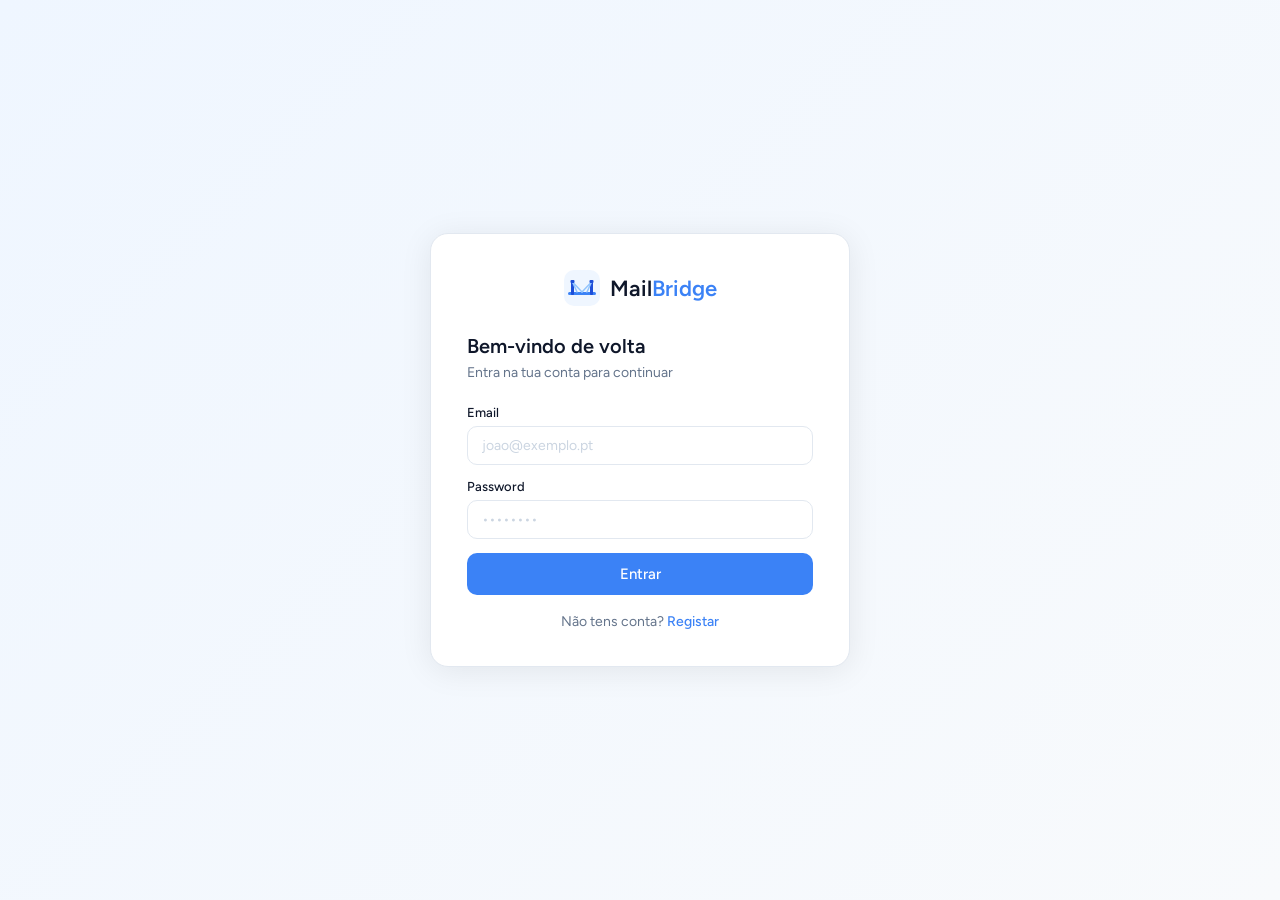
<file: src/main/resources/static/history.html>
<!DOCTYPE html>
<html lang="pt">
<head>
<meta charset="UTF-8">
<meta name="viewport" content="width=device-width, initial-scale=1.0">
<title>Historico - MailBridge</title>
<link rel="stylesheet" href="style.css">
<style>
  .filters{display:flex;gap:8px;margin-bottom:20px;flex-wrap:wrap}
  .filter-btn{padding:6px 16px;border-radius:100px;font-size:12px;font-weight:500;cursor:pointer;border:1.5px solid var(--border);background:var(--white);color:var(--muted);transition:all .15s;font-family:Figtree,sans-serif}
  .filter-btn:hover{border-color:var(--blue-mid);color:var(--blue)}
  .filter-btn.active{background:var(--blue-light);color:var(--blue-dark);border-color:var(--blue-mid)}
  .summary-bar{display:grid;grid-template-columns:repeat(4,1fr);gap:12px;margin-bottom:24px}
  .summary-item{background:var(--white);border:1px solid var(--border);border-radius:12px;padding:14px 18px;box-shadow:var(--shadow)}
  .summary-label{font-size:11px;font-weight:500;color:var(--muted);text-transform:uppercase;letter-spacing:.5px;margin-bottom:4px}
  .summary-val{font-size:22px;font-weight:600;color:var(--text)}
  .summary-val.green{color:var(--green)}
  .summary-val.red{color:var(--red)}
  .d-item{background:var(--white);border:1px solid var(--border);border-radius:12px;padding:20px 24px;box-shadow:var(--shadow);margin-bottom:8px;animation:fadeIn .2s ease;transition:border-color .15s}
  .d-item.running{border-color:var(--blue-mid)}
  .d-item.done{border-color:#bbf7d0}
  .d-item.error{border-color:#fecaca}
  .d-top{display:flex;align-items:center;justify-content:space-between;margin-bottom:14px}
  .d-left{display:flex;align-items:center;gap:12px}
  .d-icon{width:38px;height:38px;border-radius:10px;display:flex;align-items:center;justify-content:center;flex-shrink:0}
  .d-icon svg{width:18px;height:18px;fill:none;stroke-width:1.8;stroke-linecap:round;stroke-linejoin:round}
  .d-icon.pending{background:#fefce8} .d-icon.pending svg{stroke:var(--orange)}
  .d-icon.running{background:var(--blue-light)} .d-icon.running svg{stroke:var(--blue)}
  .d-icon.done{background:#f0fdf4} .d-icon.done svg{stroke:var(--green)}
  .d-icon.error{background:#fef2f2} .d-icon.error svg{stroke:var(--red)}
  .d-name{font-size:15px;font-weight:600}
  .d-meta{font-size:12px;color:var(--muted);font-family:JetBrains Mono,monospace;margin-top:2px}
  .d-pct{font-size:12px;font-weight:600}
  .d-pct.high{color:var(--green)} .d-pct.mid{color:var(--orange)} .d-pct.low{color:var(--red)}
  .no-results{text-align:center;padding:48px;color:var(--muted);font-size:14px;border:1.5px dashed var(--border);border-radius:var(--radius)}
  .error-log{background:#fef2f2;border:1px solid #fecaca;border-radius:8px;padding:10px 14px;margin-bottom:6px;font-size:13px}
  .error-log-email{font-weight:500;margin-bottom:3px}
  .error-log-msg{color:#991b1b;margin-bottom:3px}
  .error-log-fix{color:var(--muted)}
  .error-log-detail{font-family:monospace;font-size:11px;color:var(--muted);margin-top:4px;word-break:break-all}
</style>
</head>
<body>
<script src="auth.js"></script>
<script>requireAuth();</script>
<div class="page-header">
  <div><div class="page-title">Historico de <span>Envios</span></div></div>
  <a href="send.html" class="btn btn-primary" style="font-size:13px;padding:8px 18px">+ Novo envio</a>
</div>
<main>
  <div class="summary-bar" id="summary-bar" style="display:none">
    <div class="summary-item"><div class="summary-label">Total de envios</div><div class="summary-val" id="sum-total">0</div></div>
    <div class="summary-item"><div class="summary-label">Emails processados</div><div class="summary-val" id="sum-processed">0</div></div>
    <div class="summary-item"><div class="summary-label">Enviados com sucesso</div><div class="summary-val green" id="sum-sent">0</div></div>
    <div class="summary-item"><div class="summary-label">Falhados</div><div class="summary-val red" id="sum-failed">0</div></div>
  </div>
  <div class="filters">
    <button class="filter-btn active" onclick="filter('all', this)">Todos</button>
    <button class="filter-btn" onclick="filter('running', this)">A enviar</button>
    <button class="filter-btn" onclick="filter('done', this)">Concluidos</button>
    <button class="filter-btn" onclick="filter('error', this)">Com erros</button>
  </div>
  <div id="list"></div>
</main>
<script src="nav.js"></script>
<script>
  renderNav("history");
  let allDeliveries = [], currentFilter = "all", pollInterval = null;

  const ERROR_INFO = {
    AuthenticationFailed: {
      msg: "Credenciais Gmail incorrectas ou App Password invalida.",
      fix: "Abre o db.properties e verifica mail.from e mail.password. Usa App Password gerada em myaccount.google.com."
    },
    InvalidAddress: {
      msg: "Email invalido ou destinatario nao existe.",
      fix: "Verifica se o endereco de email esta correcto na lista."
    },
    Timeout: {
      msg: "Ligacao ao servidor demorou demasiado.",
      fix: "Verifica a tua ligacao a internet."
    },
    ConnectionRefused: {
      msg: "Nao foi possivel ligar ao servidor SMTP.",
      fix: "Em modo teste verifica se o Mailpit esta a correr (mailpit.exe)."
    },
    RateLimitExceeded: {
      msg: "Limite diario de envios do Gmail atingido.",
      fix: "O Gmail permite ~500 emails por dia. Aguarda 24h antes de enviar novamente."
    },
    UnknownError: {
      msg: "Erro desconhecido durante o envio.",
      fix: "Consulta o ficheiro logs/mailbridge.log para mais detalhes tecnicos."
    }
  };

  function statusLabel(s) {
    return {pending:"A aguardar",running:"A enviar",done:"Concluido",error:"Com erros"}[s]||s;
  }

  function iconSvg(s) {
    if(s==="done")    return "<svg viewBox='0 0 24 24'><polyline points='20 6 9 17 4 12'/></svg>";
    if(s==="running") return "<svg viewBox='0 0 24 24'><line x1='22' y1='2' x2='11' y2='13'/><polygon points='22 2 15 22 11 13 2 9 22 2'/></svg>";
    if(s==="error")   return "<svg viewBox='0 0 24 24'><circle cx='12' cy='12' r='10'/><line x1='12' y1='8' x2='12' y2='12'/><line x1='12' y1='16' x2='12.01' y2='16'/></svg>";
    return "<svg viewBox='0 0 24 24'><circle cx='12' cy='12' r='10'/><polyline points='12 6 12 12 16 14'/></svg>";
  }

  function pctClass(p) { return p>=90?"high":p>=60?"mid":"low"; }

  function renderDelivery(d) {
    const total=d.totalContacts||0, processed=(d.sent||0)+(d.failed||0);
    const pct=total>0?Math.round((processed/total)*100):0;
    const spct=processed>0?Math.round(((d.sent||0)/processed)*100):0;
    const date=(d.createdAt||"").replace("T"," ").slice(0,16);
    return "<div class='d-item "+d.status+"'>"+
      "<div class='d-top'>"+
        "<div class='d-left'>"+
          "<div class='d-icon "+d.status+"'>"+iconSvg(d.status)+"</div>"+
          "<div><div class='d-name'>"+esc(d.campaignName||"Campanha #"+d.campaignId)+"</div>"+
          "<div class='d-meta'>"+date+" · ID #"+d.id+" · "+total+" destinatarios</div></div>"+
        "</div>"+
        "<div style='display:flex;align-items:center;gap:10px'>"+
          (d.status==="done"&&processed>0?"<span class='d-pct "+pctClass(spct)+"'>"+spct+"% sucesso</span>":"")+
          "<span class='badge "+d.status+"'>"+statusLabel(d.status)+"</span>"+
        "</div>"+
      "</div>"+
      "<div class='progress-wrap'>"+
        "<div class='progress-labels'><span>"+processed+" de "+total+" processados</span><strong>"+pct+"%</strong></div>"+
        "<div class='progress-bar'><div class='progress-fill "+d.status+"' style='width:"+pct+"%'></div></div>"+
      "</div>"+
      "<div class='d-stats'>"+
        "<div><div class='d-stat-label'>Total</div><div class='d-stat-val'>"+total+"</div></div>"+
        "<div><div class='d-stat-label'>Enviados</div><div class='d-stat-val s'>"+(d.sent||0)+"</div></div>"+
        "<div><div class='d-stat-label'>Falhados</div><div class='d-stat-val f'>"+(d.failed||0)+"</div></div>"+
      "</div>"+
      (d.failed>0?
        "<div style='margin-top:12px'><button class='btn-send' onclick='showLogs("+d.id+",this)' style='font-size:12px'>Ver detalhes dos erros</button>"+
        "<div id='logs-"+d.id+"' style='display:none;margin-top:10px'></div></div>":"")+
    "</div>";
  }

  async function showLogs(deliveryId, btn) {
    const wrap = document.getElementById("logs-"+deliveryId);
    if(wrap.style.display==="block"){wrap.style.display="none";btn.textContent="Ver detalhes dos erros";return;}
    btn.textContent="A carregar...";
    try {
      const res = await apiFetch("/api/deliveries/"+deliveryId+"/logs");
      if(!res) return;
      const logs = await res.json();
      const failed = logs.filter(l=>l.status==="failed");
      if(!failed.length){
        wrap.innerHTML="<div style='font-size:13px;color:var(--green);padding:8px'>Nenhum erro registado.</div>";
      } else {
        wrap.innerHTML=
          "<div style='font-size:11px;font-weight:600;color:var(--muted);text-transform:uppercase;letter-spacing:.5px;margin-bottom:8px'>"+
            failed.length+" email(s) com erro"+
          "</div>"+
          failed.map(l=>{
            const info=ERROR_INFO[l.errorType]||ERROR_INFO.UnknownError;
            return "<div class='error-log'>"+
              "<div class='error-log-email'>✉ "+esc(l.email)+"</div>"+
              "<div class='error-log-msg'>⚠ "+info.msg+"</div>"+
              "<div class='error-log-fix'>💡 <strong>Como resolver:</strong> "+info.fix+"</div>"+
              (l.errorDetail?"<div class='error-log-detail'>Detalhe: "+esc(l.errorDetail)+"</div>":"")+
            "</div>";
          }).join("");
      }
      wrap.style.display="block";
      btn.textContent="Fechar detalhes";
    } catch { btn.textContent="Ver detalhes dos erros"; }
  }

  function filter(status,btn){
    currentFilter=status;
    document.querySelectorAll(".filter-btn").forEach(b=>b.classList.remove("active"));
    btn.classList.add("active");
    render();
  }

  function render(){
    const filtered=currentFilter==="all"?allDeliveries:allDeliveries.filter(d=>d.status===currentFilter);
    const list=document.getElementById("list");
    if(!filtered.length){
      list.innerHTML="<div class='no-results'>"+
        (allDeliveries.length===0?"Ainda nao ha envios. <a href='send.html' style='color:var(--blue)'>Inicia o primeiro</a>":"Nenhum envio com este filtro.")+
        "</div>";
      return;
    }
    // Guarda quais os logs que estao abertos para restaurar depois do re-render
    const openLogs = new Set();
    document.querySelectorAll("[id^='logs-']").forEach(el => {
      if(el.style.display==="block") openLogs.add(el.id.replace("logs-",""));
    });
    list.innerHTML=filtered.map(renderDelivery).join("");
    // Restaura logs que estavam abertos
    openLogs.forEach(id => {
      const wrap = document.getElementById("logs-"+id);
      const btn  = document.querySelector("[onclick='showLogs("+id+",this)']");
      if(wrap && wrap.innerHTML.trim()) {
        wrap.style.display="block";
        if(btn) btn.textContent="Fechar detalhes";
      }
    });
  }

  async function load(){
    try {
      const res=await apiFetch("/api/deliveries");
      if(!res) return;
      allDeliveries=await res.json();
      if(allDeliveries.length>0){
        const ts=allDeliveries.reduce((a,d)=>a+(d.sent||0),0);
        const tf=allDeliveries.reduce((a,d)=>a+(d.failed||0),0);
        document.getElementById("sum-total").textContent=allDeliveries.length;
        document.getElementById("sum-processed").textContent=ts+tf;
        document.getElementById("sum-sent").textContent=ts;
        document.getElementById("sum-failed").textContent=tf;
        document.getElementById("summary-bar").style.display="grid";
      }
      render();
      const running=allDeliveries.some(d=>d.status==="running"||d.status==="pending");
      if(running) startPolling(); else stopPolling();
    } catch { document.getElementById("list").innerHTML="<div class='no-results'>Erro ao carregar envios.</div>"; }
  }

  function startPolling(){if(!pollInterval)pollInterval=setInterval(load,2000);}
  function stopPolling(){if(pollInterval){clearInterval(pollInterval);pollInterval=null;}}

  load();
</script>
</body>
</html>
</file>
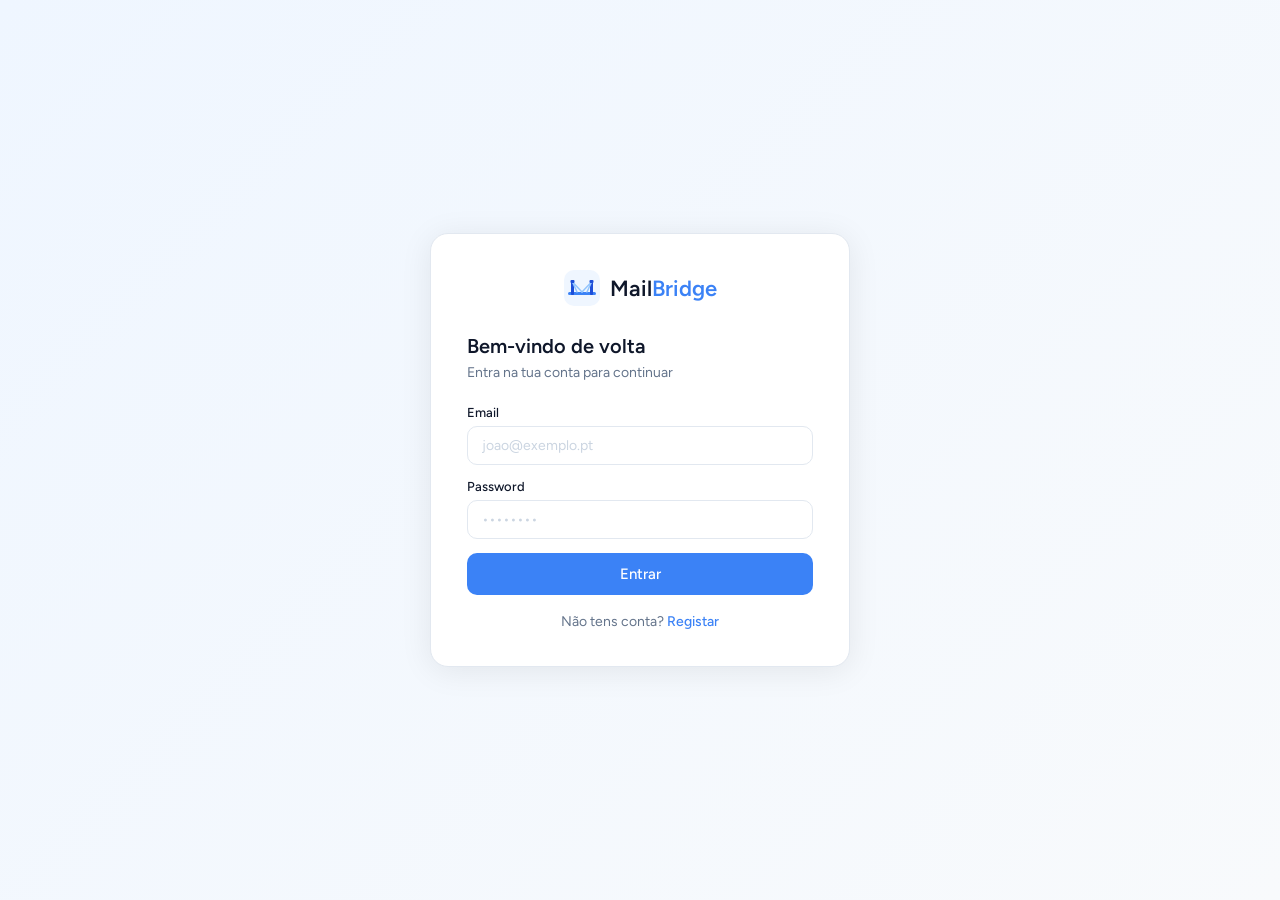
<file: src/main/resources/static/login.html>
<!DOCTYPE html>
<html lang="pt">
<head>
<meta charset="UTF-8">
<meta name="viewport" content="width=device-width, initial-scale=1.0">
<title>Entrar — MailBridge</title>
<link rel="stylesheet" href="style.css">
</head>
<body>
<script src="auth.js"></script>
<script>redirectIfAuth();</script>

<div class="auth-wrap">
  <div class="auth-card">
    <div class="auth-logo">
      <svg width="36" height="36" viewBox="0 0 36 36" fill="none"><rect width="36" height="36" rx="10" fill="#eff6ff"/><rect x="4" y="22" width="28" height="3" rx="1.5" fill="#3b82f6"/><rect x="7" y="12" width="3" height="13" rx="1" fill="#1d4ed8"/><rect x="26" y="12" width="3" height="13" rx="1" fill="#1d4ed8"/><line x1="8.5" y1="12" x2="18" y2="22" stroke="#93c5fd" stroke-width="1.5" stroke-linecap="round"/><line x1="8.5" y1="12" x2="13" y2="22" stroke="#93c5fd" stroke-width="1.5" stroke-linecap="round"/><line x1="27.5" y1="12" x2="18" y2="22" stroke="#93c5fd" stroke-width="1.5" stroke-linecap="round"/><line x1="27.5" y1="12" x2="23" y2="22" stroke="#93c5fd" stroke-width="1.5" stroke-linecap="round"/><rect x="6.5" y="10" width="4" height="3" rx="1" fill="#1d4ed8"/><rect x="25.5" y="10" width="4" height="3" rx="1" fill="#1d4ed8"/></svg>
      <span class="logo-text" style="font-size:22px">Mail<span style="color:var(--blue)">Bridge</span></span>
    </div>
    <div class="auth-title">Bem-vindo de volta</div>
    <div class="auth-sub">Entra na tua conta para continuar</div>
    <div class="field"><label>Email</label><input type="email" id="email" placeholder="joao@exemplo.pt" autocomplete="email"></div>
    <div class="field"><label>Password</label><input type="password" id="password" placeholder="••••••••"></div>
    <div class="toast" id="toast"></div>
    <button class="btn btn-primary btn-full" id="btn" onclick="doLogin()">Entrar</button>
    <div class="auth-switch">Não tens conta? <a href="register.html">Registar</a></div>
  </div>
</div>

<script>
  document.addEventListener('keydown', e => { if (e.key === 'Enter') doLogin(); });

  async function doLogin() {
    const email    = document.getElementById('email').value.trim();
    const password = document.getElementById('password').value;
    const btn = document.getElementById('btn');
    if (!email || !password) { toast('toast', 'Preenche todos os campos', 'error'); return; }
    btn.disabled = true; btn.textContent = 'A entrar...';
    try {
      const res = await fetch(API + '/api/auth/login', {
        method: 'POST', headers: { 'Content-Type': 'application/json' },
        body: JSON.stringify({ email, password })
      });
      const data = await res.json();
      if (!res.ok) { toast('toast', data.error, 'error'); return; }
      saveSession(data);
      window.location.href = 'index.html';
    } catch { toast('toast', 'Erro de ligação ao servidor', 'error'); }
    finally { btn.disabled = false; btn.textContent = 'Entrar'; }
  }
</script>
</body>
</html>
</file>
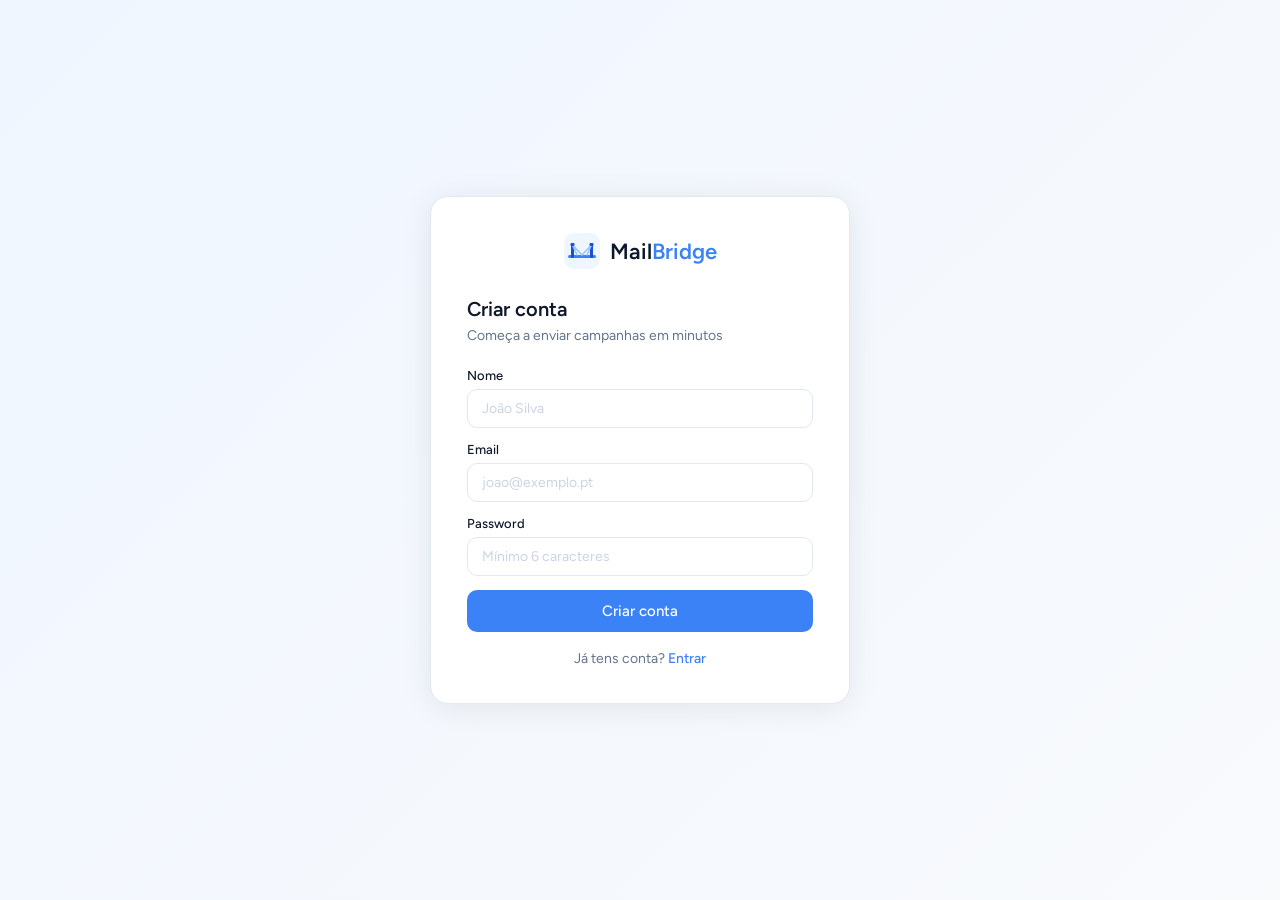
<file: src/main/resources/static/register.html>
<!DOCTYPE html>
<html lang="pt">
<head>
<meta charset="UTF-8">
<meta name="viewport" content="width=device-width, initial-scale=1.0">
<title>Registar — MailBridge</title>
<link rel="stylesheet" href="style.css">
</head>
<body>
<script src="auth.js"></script>
<script>redirectIfAuth();</script>

<div class="auth-wrap">
  <div class="auth-card">
    <div class="auth-logo">
      <svg width="36" height="36" viewBox="0 0 36 36" fill="none"><rect width="36" height="36" rx="10" fill="#eff6ff"/><rect x="4" y="22" width="28" height="3" rx="1.5" fill="#3b82f6"/><rect x="7" y="12" width="3" height="13" rx="1" fill="#1d4ed8"/><rect x="26" y="12" width="3" height="13" rx="1" fill="#1d4ed8"/><line x1="8.5" y1="12" x2="18" y2="22" stroke="#93c5fd" stroke-width="1.5" stroke-linecap="round"/><line x1="8.5" y1="12" x2="13" y2="22" stroke="#93c5fd" stroke-width="1.5" stroke-linecap="round"/><line x1="27.5" y1="12" x2="18" y2="22" stroke="#93c5fd" stroke-width="1.5" stroke-linecap="round"/><line x1="27.5" y1="12" x2="23" y2="22" stroke="#93c5fd" stroke-width="1.5" stroke-linecap="round"/><rect x="6.5" y="10" width="4" height="3" rx="1" fill="#1d4ed8"/><rect x="25.5" y="10" width="4" height="3" rx="1" fill="#1d4ed8"/></svg>
      <span class="logo-text" style="font-size:22px">Mail<span style="color:var(--blue)">Bridge</span></span>
    </div>
    <div class="auth-title">Criar conta</div>
    <div class="auth-sub">Começa a enviar campanhas em minutos</div>
    <div class="field"><label>Nome</label><input type="text" id="name" placeholder="João Silva"></div>
    <div class="field"><label>Email</label><input type="email" id="email" placeholder="joao@exemplo.pt"></div>
    <div class="field"><label>Password</label><input type="password" id="password" placeholder="Mínimo 6 caracteres"></div>
    <div class="toast" id="toast"></div>
    <button class="btn btn-primary btn-full" id="btn" onclick="doRegister()">Criar conta</button>
    <div class="auth-switch">Já tens conta? <a href="login.html">Entrar</a></div>
  </div>
</div>

<script>
  async function doRegister() {
    const name = document.getElementById('name').value.trim();
    const email = document.getElementById('email').value.trim();
    const password = document.getElementById('password').value;
    const btn = document.getElementById('btn');
    if (!name || !email || !password) { toast('toast', 'Preenche todos os campos', 'error'); return; }
    btn.disabled = true; btn.textContent = 'A criar...';
    try {
      const res = await fetch(API + '/api/auth/register', {
        method: 'POST', headers: { 'Content-Type': 'application/json' },
        body: JSON.stringify({ name, email, password })
      });
      const data = await res.json();
      if (!res.ok) { toast('toast', data.error, 'error'); return; }
      saveSession(data);
      window.location.href = 'index.html';
    } catch { toast('toast', 'Erro de ligação ao servidor', 'error'); }
    finally { btn.disabled = false; btn.textContent = 'Criar conta'; }
  }
</script>
</body>
</html>
</file>
<file: src/main/resources/static/style.css>
@import url('https://fonts.googleapis.com/css2?family=Figtree:wght@300;400;500;600&family=JetBrains+Mono:wght@400;500&display=swap');
*,*::before,*::after{box-sizing:border-box;margin:0;padding:0}
:root{
  --blue:#3b82f6;--blue-light:#eff6ff;--blue-mid:#bfdbfe;--blue-dark:#1d4ed8;
  --text:#0f172a;--muted:#64748b;--border:#e2e8f0;--surface:#f8fafc;--white:#fff;
  --green:#10b981;--red:#ef4444;--orange:#f59e0b;
  --radius:14px;--shadow:0 1px 3px rgba(0,0,0,.06),0 4px 16px rgba(0,0,0,.04);
}
body{font-family:'Figtree',sans-serif;background:var(--surface);color:var(--text);min-height:100vh}

/* NAV */
nav{background:var(--white);border-bottom:1px solid var(--border);padding:0 40px;height:64px;display:flex;align-items:center;justify-content:space-between;position:sticky;top:0;z-index:10}
.logo{display:flex;align-items:center;gap:10px;text-decoration:none}
.logo-text{font-size:18px;font-weight:600;color:var(--text)}
.logo-text span{color:var(--blue)}
.nav-links{display:flex;align-items:center;gap:4px}
.nav-link{padding:7px 14px;border-radius:8px;font-size:14px;font-weight:500;color:var(--muted);text-decoration:none;transition:all .15s;background:none;border:none;cursor:pointer;font-family:'Figtree',sans-serif}
.nav-link:hover,.nav-link.active{background:var(--blue-light);color:var(--blue)}
.nav-link.logout{color:var(--red)}
.nav-link.logout:hover{background:#fef2f2}
.nav-user{font-size:13px;color:var(--muted);margin-right:6px}

/* PAGE HEADER */
.page-header{background:var(--white);border-bottom:1px solid var(--border);padding:28px 40px;display:flex;align-items:center;justify-content:space-between}
.page-title{font-size:22px;font-weight:600;letter-spacing:-.4px}
.page-title span{color:var(--blue)}

/* MAIN */
main{max-width:900px;margin:0 auto;padding:36px 40px}

/* CARD */
.card{background:var(--white);border:1px solid var(--border);border-radius:var(--radius);padding:28px;box-shadow:var(--shadow);margin-bottom:24px}
.card-title{font-size:12px;font-weight:600;color:var(--muted);text-transform:uppercase;letter-spacing:.6px;margin-bottom:18px}

/* FORM */
.field{display:flex;flex-direction:column;gap:6px;margin-bottom:14px}
label{font-size:13px;font-weight:500;color:var(--text)}
.hint{font-size:12px;color:var(--muted);margin-top:3px}
.hint code{font-family:'JetBrains Mono',monospace;background:var(--blue-light);color:var(--blue-dark);padding:1px 6px;border-radius:4px;font-size:11px}
input,textarea,select{background:var(--white);border:1.5px solid var(--border);color:var(--text);padding:10px 14px;border-radius:10px;font-family:'Figtree',sans-serif;font-size:14px;outline:none;transition:border-color .15s,box-shadow .15s;width:100%;resize:vertical}
input:focus,textarea:focus,select:focus{border-color:var(--blue);box-shadow:0 0 0 3px rgba(59,130,246,.12)}
input::placeholder,textarea::placeholder{color:#cbd5e1}
.form-row{display:grid;grid-template-columns:1fr 1fr;gap:12px}
.form-footer{display:flex;justify-content:flex-end;margin-top:16px}

/* BUTTONS */
.btn{padding:10px 22px;border-radius:10px;font-family:'Figtree',sans-serif;font-size:14px;font-weight:500;cursor:pointer;border:none;transition:all .15s;display:inline-flex;align-items:center;gap:8px}
.btn-primary{background:var(--blue);color:#fff}
.btn-primary:hover{background:var(--blue-dark)}
.btn-primary:disabled{opacity:.5;cursor:not-allowed}
.btn-secondary{background:var(--blue-light);border:1px solid var(--blue-mid);color:var(--blue-dark)}
.btn-secondary:hover{background:var(--blue-mid)}
.btn-danger{background:none;border:1px solid transparent;color:var(--muted);padding:6px 12px;border-radius:8px;font-size:12px;cursor:pointer;font-family:'Figtree',sans-serif;transition:all .15s}
.btn-danger:hover{border-color:#fecaca;color:var(--red);background:#fef2f2}
.btn-send{background:var(--blue-light);border:1px solid var(--blue-mid);color:var(--blue-dark);padding:6px 14px;border-radius:8px;font-size:12px;font-weight:500;cursor:pointer;font-family:'Figtree',sans-serif;transition:all .15s}
.btn-send:hover{background:var(--blue);color:#fff;border-color:var(--blue)}

/* TOAST */
.toast{margin-top:14px;padding:10px 16px;border-radius:10px;font-size:13px;display:none}
.toast.success{background:#f0fdf4;color:#16a34a;border:1px solid #bbf7d0}
.toast.error{background:#fef2f2;color:var(--red);border:1px solid #fecaca}
.toast.info{background:var(--blue-light);color:var(--blue-dark);border:1px solid var(--blue-mid)}

/* LIST */
.list-header{display:flex;align-items:center;justify-content:space-between;margin-bottom:12px}
.list-title{font-size:12px;font-weight:600;color:var(--muted);text-transform:uppercase;letter-spacing:.6px}
.count-badge{font-family:'JetBrains Mono',monospace;font-size:12px;background:var(--blue-light);color:var(--blue-dark);border:1px solid var(--blue-mid);padding:4px 14px;border-radius:100px}
.items{display:flex;flex-direction:column;gap:8px}
.empty{text-align:center;padding:48px;color:var(--muted);font-size:14px;border:1.5px dashed var(--border);border-radius:var(--radius)}

/* ITEM ROW */
.item{background:var(--white);border:1px solid var(--border);border-radius:12px;padding:16px 20px;display:flex;align-items:center;gap:14px;box-shadow:var(--shadow);transition:border-color .15s;animation:fadeIn .2s ease}
.item:hover{border-color:var(--blue-mid)}
.item-icon{width:38px;height:38px;background:var(--blue-light);border-radius:10px;display:flex;align-items:center;justify-content:center;flex-shrink:0}
.item-icon svg{width:18px;height:18px;stroke:var(--blue);fill:none;stroke-width:1.8;stroke-linecap:round;stroke-linejoin:round}
.item-body{flex:1;min-width:0}
.item-title{font-size:14px;font-weight:500}
.item-sub{font-size:12px;color:var(--muted);margin-top:2px}
.item-desc{font-size:13px;color:var(--muted);margin-top:4px;line-height:1.4;display:-webkit-box;-webkit-line-clamp:2;-webkit-box-orient:vertical;overflow:hidden}
.item-actions{display:flex;gap:6px;align-items:center;flex-shrink:0}

/* UPLOAD ZONE */
.upload-zone{border:2px dashed var(--blue-mid);border-radius:12px;padding:32px;text-align:center;cursor:pointer;transition:all .2s;background:var(--blue-light)}
.upload-zone:hover,.upload-zone.drag{border-color:var(--blue);background:#dbeafe}
.upload-zone p{font-size:14px;color:var(--muted);margin-top:8px}
.upload-zone strong{color:var(--blue)}
.upload-zone input[type=file]{display:none}

/* DELIVERY ITEMS */
.d-item{background:var(--white);border:1px solid var(--border);border-radius:12px;padding:20px 24px;box-shadow:var(--shadow);margin-bottom:8px;animation:fadeIn .2s ease;transition:border-color .15s}
.d-item.running{border-color:var(--blue-mid)}
.d-item.done{border-color:#bbf7d0}
.d-item.error{border-color:#fecaca}
.d-top{display:flex;align-items:center;justify-content:space-between;margin-bottom:14px}
.d-left{display:flex;align-items:center;gap:12px}
.d-icon{width:38px;height:38px;border-radius:10px;display:flex;align-items:center;justify-content:center;flex-shrink:0}
.d-icon svg{width:18px;height:18px;fill:none;stroke-width:1.8;stroke-linecap:round;stroke-linejoin:round}
.d-icon.pending{background:#fefce8} .d-icon.pending svg{stroke:var(--orange)}
.d-icon.running{background:var(--blue-light)} .d-icon.running svg{stroke:var(--blue)}
.d-icon.done{background:#f0fdf4} .d-icon.done svg{stroke:var(--green)}
.d-icon.error{background:#fef2f2} .d-icon.error svg{stroke:var(--red)}
.d-name{font-size:15px;font-weight:600}
.d-meta{font-size:12px;color:var(--muted);font-family:'JetBrains Mono',monospace;margin-top:2px}
.badge{font-size:11px;font-weight:500;padding:3px 10px;border-radius:100px}
.badge.pending{background:#fefce8;color:#92400e;border:1px solid #fde68a}
.badge.running{background:var(--blue-light);color:var(--blue-dark);border:1px solid var(--blue-mid)}
.badge.done{background:#f0fdf4;color:#166534;border:1px solid #bbf7d0}
.badge.error{background:#fef2f2;color:#991b1b;border:1px solid #fecaca}
.progress-wrap{margin-top:4px}
.progress-labels{display:flex;justify-content:space-between;font-size:12px;color:var(--muted);margin-bottom:6px}
.progress-bar{height:6px;background:var(--border);border-radius:100px;overflow:hidden}
.progress-fill{height:100%;border-radius:100px;transition:width .4s ease}
.progress-fill.running{background:var(--blue);animation:shimmer 1.5s infinite}
.progress-fill.done{background:var(--green)}
.progress-fill.error{background:var(--red)}
.progress-fill.pending{background:var(--orange)}
.d-stats{display:flex;gap:20px;margin-top:12px}
.d-stat-label{font-size:11px;color:var(--muted)}
.d-stat-val{font-size:14px;font-weight:600}
.d-stat-val.s{color:var(--green)}
.d-stat-val.f{color:var(--red)}

/* STATS GRID */
.stats{display:grid;grid-template-columns:repeat(4,1fr);gap:16px;margin-bottom:28px}
.stat{background:var(--white);border:1px solid var(--border);border-radius:var(--radius);padding:22px 24px;box-shadow:var(--shadow)}
.stat-icon{width:34px;height:34px;background:var(--blue-light);border-radius:10px;display:flex;align-items:center;justify-content:center;margin-bottom:12px}
.stat-icon svg{width:16px;height:16px;stroke:var(--blue);fill:none;stroke-width:2;stroke-linecap:round;stroke-linejoin:round}
.stat-label{font-size:11px;font-weight:500;color:var(--muted);text-transform:uppercase;letter-spacing:.6px;margin-bottom:4px}
.stat-number{font-size:30px;font-weight:600;color:var(--text);letter-spacing:-1px}
.stat-number.loading{color:var(--border)}

/* AUTH */
.auth-wrap{display:flex;align-items:center;justify-content:center;min-height:100vh;background:linear-gradient(135deg,#eff6ff 0%,#f8fafc 100%);padding:24px}
.auth-card{background:var(--white);border:1px solid var(--border);border-radius:18px;padding:36px;width:100%;max-width:420px;box-shadow:0 4px 32px rgba(0,0,0,.08)}
.auth-logo{display:flex;align-items:center;justify-content:center;gap:10px;margin-bottom:28px}
.auth-title{font-size:20px;font-weight:600;margin-bottom:6px}
.auth-sub{font-size:14px;color:var(--muted);margin-bottom:24px}
.auth-switch{text-align:center;margin-top:18px;font-size:14px;color:var(--muted)}
.auth-switch a{color:var(--blue);text-decoration:none;font-weight:500}
.btn-full{width:100%;justify-content:center;padding:12px;font-size:15px}

/* TABS */
.tabs{display:flex;gap:4px;margin-bottom:20px}
.tab{padding:7px 16px;border-radius:8px;font-size:13px;font-weight:500;cursor:pointer;border:1px solid var(--border);background:var(--white);color:var(--muted);transition:all .15s}
.tab.active{background:var(--blue-light);color:var(--blue-dark);border-color:var(--blue-mid)}
.tab-panel{display:none}
.tab-panel.active{display:block}

/* ANIMATIONS */
@keyframes fadeIn{from{opacity:0;transform:translateY(6px)}to{opacity:1;transform:translateY(0)}}
@keyframes shimmer{0%,100%{opacity:1}50%{opacity:.5}}

/* LOGO SVG */
.logo-svg{width:32px;height:32px}
</file>
